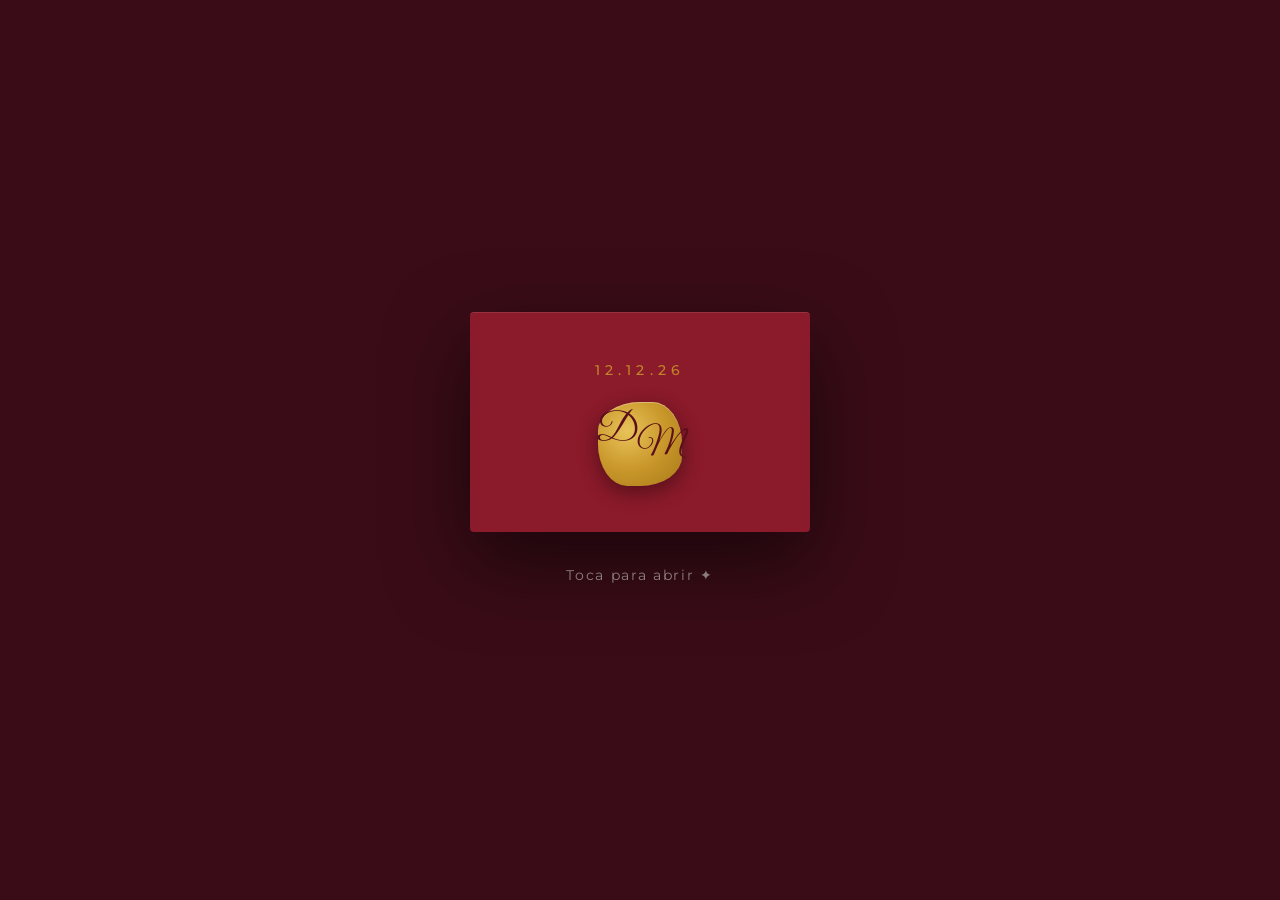
<file: index.html>
<!DOCTYPE html>
<html lang="es">

<head>
  <meta charset="UTF-8" />
  <meta name="viewport" content="width=device-width, initial-scale=1.0, viewport-fit=cover" />
  <meta name="theme-color" content="#7B1A1A" />
  <title>Daniela &amp; Mario · 12.12.2026</title>
  <meta name="description"
    content="Nos casamos el 12 de diciembre de 2026. Te invitamos a compartir este día tan especial con nosotros." />
  <meta name="robots" content="noindex, nofollow" />

  <!-- Google Fonts -->
  <link rel="preconnect" href="https://fonts.googleapis.com" />
  <link rel="preconnect" href="https://fonts.gstatic.com" crossorigin />
  <link
    href="https://fonts.googleapis.com/css2?family=Cormorant+Garamond:ital,wght@0,300;0,400;0,600;0,700;1,300;1,400&family=Great+Vibes&family=Montserrat:wght@300;400;500;600&display=swap"
    rel="stylesheet" />

  <link rel="stylesheet" href="styles.css?v=7" />
</head>

<body class="inv-body">

  <!-- ============================================================
       INTRO / SOBRE — Pantalla de apertura
       Se descarta al hacer click/tap o tras 4 segundos
       ============================================================ -->
  <div id="sobre-intro" class="sobre-overlay" role="button" tabindex="0" aria-label="Toca para abrir la invitación">
    <div class="sobre-escena">
      <!-- Sobre rojo con sello dorado -->
      <div class="sobre-caja" aria-hidden="true">
        <span class="sobre-fecha-text">12.12.26</span>
        <div class="sobre-sello">
          <span class="sobre-monograma">
            <span class="sobre-mono-d">D</span><span class="sobre-mono-m">M</span>
          </span>
        </div>
        <!-- Líneas decorativas del sobre -->
        <div class="sobre-linea sobre-linea--tl"></div>
        <div class="sobre-linea sobre-linea--tr"></div>
        <div class="sobre-linea sobre-linea--bl"></div>
        <div class="sobre-linea sobre-linea--br"></div>
      </div>

      <p class="sobre-hint" aria-live="polite">Toca para abrir ✦</p>
    </div>
  </div>


  <!-- ============================================================
       INVITACIÓN PRINCIPAL — Oculta al inicio
       ============================================================ -->
  <div id="inv-main" class="inv-main inv-oculta">

    <!-- Pétalos decorativos flotantes -->
    <div aria-hidden="true" class="petalos-wrap">
      <span class="petalo">🌸</span>
      <span class="petalo">🌹</span>
      <span class="petalo">✨</span>
      <span class="petalo">🌸</span>
      <span class="petalo">🌹</span>
      <span class="petalo">💮</span>
      <span class="petalo">✨</span>
    </div>


    <!-- ══════════════════════════════════════════════
         1. PORTADA — Roja con monograma dorado MD
         Inspirada en la tapa del cuadernillo físico
         ══════════════════════════════════════════════ -->
    <section class="inv-portada" aria-label="Portada">
      <div class="inv-portada-inner">
        <p class="inv-monograma-grande" aria-label="Monograma DM">
          <span class="portada-mono-d">D</span><span class="portada-mono-m">M</span>
        </p>
        <div class="inv-portada-linea" aria-hidden="true"></div>
        <p class="inv-portada-fecha">12 · 12 · 2026</p>
      </div>
    </section>


    <!-- ══════════════════════════════════════════════
         2. FECHA GRANDE — 12 / 12 / 26
         Inspirada en la contraportada del cuadernillo
         ══════════════════════════════════════════════ -->
    <section class="inv-fecha-seccion" aria-label="Fecha de la boda: 12 de diciembre de 2026">
      <div class="inv-fecha-grande-wrap">
        <span class="inv-num-grande fade-in-up">12</span>
        <!-- SPLIT TEXT EFFECT: el 12 con Daniela & Mario al centro -->
        <div class="inv-split-wrap fade-in-up" style="transition-delay:0.15s;" aria-label="12 - Daniela &amp; Mario">
          <span class="inv-num-grande" aria-hidden="true">12</span>
          <div class="inv-split-middle">
            <p class="inv-nombres-en-split">Daniela &amp; Mario</p>
          </div>
        </div>
        <span class="inv-num-grande fade-in-up" style="transition-delay:0.3s;">26</span>
      </div>
    </section>


    <!-- ══════════════════════════════════════════════
         3. TARJETA DE INVITACIÓN FORMAL
         Contiene toda la información de la invitación
         física. EDITABLE: cada texto tiene comentario.
         ══════════════════════════════════════════════ -->
    <section class="inv-tarjeta" id="invitacion" aria-labelledby="inv-titulo">
      <div class="inv-tarjeta-inner">

        <!-- EDITABLE: Cita o versículo de apertura -->
        <blockquote class="inv-cita fade-in-up">
          Dios juntó nuestras manos y nos señaló el camino, nosotros uniremos nuestras vidas y la recorreremos con amor
          y fe
        </blockquote>

        <div class="inv-div-gold fade-in-up"></div>

        <!-- EDITABLE: Etiqueta y nombres -->
        <p class="inv-label-sm">Nuestra Boda</p>
        <h1 class="inv-nombres-titulo fade-in-up" id="inv-titulo">
          Daniela &amp; Mario
        </h1>

        <div class="inv-linea-fina"></div>

        <!-- EDITABLE: Padrinos -->
        <div class="inv-bloque fade-in-up">
          <p class="inv-label-sm">Padrinos</p>
          <p class="inv-texto-formal">María de Fátima Jiménez Acosta</p>
          <p class="inv-texto-formal">J. Carlos Meléndez López</p>
        </div>

        <div class="inv-linea-fina"></div>

        <!-- EDITABLE: Nuestros Padres -->
        <div class="inv-bloque fade-in-up">
          <p class="inv-label-sm">Nuestros Padres</p>
          <div class="inv-padres-grid">
            <div class="inv-padres-col">
              <p class="inv-texto-formal">Reyna Cecilia<br>Jiménez Acosta</p>
              <p class="inv-texto-formal">José Juan<br>León Rodríguez</p>
            </div>
            <div class="inv-padres-col">
              <p class="inv-texto-formal">Yohali<br>Yehyektzin</p>
              <p class="inv-texto-formal">García<br>Hernández</p>
            </div>
          </div>
        </div>

        <div class="inv-linea-fina"></div>

        <!-- EDITABLE: Texto de invitación -->
        <p class="inv-compartir fade-in-up">
          Queremos compartir con usted y su familia nuestra unión el día
        </p>

        <!-- EDITABLE: Fecha formal con líneas doradas -->
        <div class="inv-fecha-bloque fade-in-up" aria-label="Sábado 12 de Diciembre de 2026">
          <div class="inv-fecha-col">
            <span class="inv-dia-nombre">Sábado</span>
          </div>
          <div class="inv-fecha-numero">12</div>
          <div class="inv-fecha-col">
            <span class="inv-mes">Diciembre</span>
            <span class="inv-anio">2026</span>
          </div>
        </div>

        <div class="inv-div-gold inv-div-gold--sm"></div>

        <!-- EDITABLE: Lugar y hora -->
        <div class="inv-lugares fade-in-up">
          <div class="inv-lugar-item">
            <span class="inv-lugar-icono" aria-hidden="true">⛪</span>
            <div>
              <p class="inv-texto-lugar">Templo de Santa Rosa de Viterbo, Querétaro Qro.</p>
              <a href="https://maps.app.goo.gl/v3ybCSJ1uPQZa1PJA" target="_blank" rel="noopener noreferrer"
                class="inv-lugar-link" aria-label="Ver ubicación de la iglesia en Google Maps">📍 Ver en Google Maps</a>
            </div>
          </div>
          <div class="inv-lugar-item">
            <span class="inv-lugar-icono" aria-hidden="true">🕔</span>
            <p class="inv-texto-lugar">17:00 pm</p>
          </div>
          <!-- EDITABLE: Salón de recepción -->
          <div class="inv-lugar-item">
            <span class="inv-lugar-icono" aria-hidden="true">🥂</span>
            <div>
              <p class="inv-texto-lugar">
                Al término de la ceremonia, nos dará gusto contar con su presencia en el salón<br>
                <strong>Los Framboyanes</strong><br>
                Camino a Taponas, Puerta de San Rafael, Qro.
              </p>
              <a href="https://maps.app.goo.gl/KVoryYrw8opsmTnFA" target="_blank" rel="noopener noreferrer"
                class="inv-lugar-link" aria-label="Ver ubicación del salón en Google Maps">📍 Ver en Google Maps</a>
            </div>
          </div>
        </div>

        <p class="inv-pie-fecha" aria-hidden="true">12.12.26</p>

      </div><!-- /inv-tarjeta-inner -->
    </section>


    <!-- ══════════════════════════════════════════════
         4. GALERÍA DESLIZANTE — Banner de fotos
         Las fotos se deslizan automáticamente (CSS)
         ══════════════════════════════════════════════ -->
    <section class="galeria-novios" id="galeria" aria-label="Galería de fotos de Daniela y Mario">
      <div class="galeria-header">
        <p class="subtitulo-dorado">Nuestra historia</p>
      </div>

      <div class="galeria-track-wrapper" aria-hidden="true">
        <div class="galeria-track" id="galeria-track">
          <!-- SET 1 de 32 fotos (Noviazgo, Pedida y Boda Civil) -->
          <div class="galeria-foto-item"><img src="assets/foto_1.jpeg" alt="Nuestra historia" loading="eager" /></div>
          <div class="galeria-foto-item"><img src="assets/foto_2.jpeg" alt="Nuestra historia" loading="eager" /></div>
          <div class="galeria-foto-item"><img src="assets/Arrodillado.jpeg" alt="La propuesta" loading="eager" /></div>
          <div class="galeria-foto-item"><img src="assets/foto_3.jpeg" alt="Nuestra historia" loading="eager" /></div>
          <div class="galeria-foto-item"><img src="assets/foto_4.jpeg" alt="Nuestra historia" loading="lazy" /></div>
          <div class="galeria-foto-item"><img src="assets/Beso_frente.jpeg" alt="Beso tierno" loading="lazy" /></div>
          <div class="galeria-foto-item"><img src="assets/foto_5.jpeg" alt="Nuestra historia" loading="lazy" /></div>
          <div class="galeria-foto-item"><img src="assets/foto_6.jpeg" alt="Nuestra historia" loading="lazy" /></div>
          <div class="galeria-foto-item"><img src="assets/Mirada_sonrisa.jpeg" alt="Mirada y sonrisa" loading="lazy" />
          </div>
          <div class="galeria-foto-item"><img src="assets/foto_7.jpeg" alt="Nuestra historia" loading="lazy" /></div>
          <div class="galeria-foto-item"><img src="assets/foto_8.jpeg" alt="Nuestra historia" loading="lazy" /></div>
          <div class="galeria-foto-item"><img src="assets/Beso_mano.jpeg" alt="Beso en la mano" loading="lazy" /></div>
          <div class="galeria-foto-item"><img src="assets/foto_9.jpeg" alt="Nuestra historia" loading="lazy" /></div>
          <div class="galeria-foto-item"><img src="assets/foto_10.jpeg" alt="Nuestra historia" loading="lazy" /></div>
          <div class="galeria-foto-item"><img src="assets/Flores_y_anillo.jpeg" alt="Flores y anillo" loading="lazy" />
          </div>
          <div class="galeria-foto-item"><img src="assets/foto_11.jpeg" alt="Nuestra historia" loading="lazy" /></div>
          <div class="galeria-foto-item"><img src="assets/foto_12.jpeg" alt="Nuestra historia" loading="lazy" /></div>
          <div class="galeria-foto-item"><img src="assets/Mirada_anillo.jpeg" alt="Mirada con anillo" loading="lazy" />
          </div>
          <div class="galeria-foto-item"><img src="assets/foto_13.jpeg" alt="Nuestra historia" loading="lazy" /></div>
          <div class="galeria-foto-item"><img src="assets/foto_14.jpeg" alt="Nuestra historia" loading="lazy" /></div>
          <div class="galeria-foto-item"><img src="assets/beso.jpeg" alt="Beso romántico" loading="lazy" /></div>
          <div class="galeria-foto-item"><img src="assets/foto_15.jpeg" alt="Nuestra historia" loading="lazy" /></div>
          <div class="galeria-foto-item"><img src="assets/foto_16.jpeg" alt="Nuestra historia" loading="lazy" /></div>
          <div class="galeria-foto-item"><img src="assets/Anillo_blanco_negro.jpeg" alt="El anillo" loading="lazy" />
          </div>
          <div class="galeria-foto-item"><img src="assets/foto_17.jpeg" alt="Nuestra historia" loading="lazy" /></div>
          <div class="galeria-foto-item"><img src="assets/foto_18.jpeg" alt="Boda Civil - Registro Civil"
              loading="lazy" /></div>
          <div class="galeria-foto-item"><img src="assets/foto_22.jpeg" alt="Nuestra historia" loading="lazy" /></div>
          <div class="galeria-foto-item"><img src="assets/foto_19.jpeg" alt="Boda Civil - Ramo" loading="lazy" /></div>
          <div class="galeria-foto-item"><img src="assets/foto_23.jpeg" alt="Nuestra historia" loading="lazy" /></div>
          <div class="galeria-foto-item"><img src="assets/foto_20.jpeg" alt="Boda Civil - Celebración" loading="lazy" />
          </div>
          <div class="galeria-foto-item"><img src="assets/foto_24.jpeg" alt="Nuestra historia" loading="lazy" /></div>
          <div class="galeria-foto-item"><img src="assets/foto_21.jpeg" alt="Boda Civil - Brindis" loading="lazy" />
          </div>
          <!-- SET 2 duplicado para loop sin salto -->
          <div class="galeria-foto-item"><img src="assets/foto_1.jpeg" alt="Nuestra historia" loading="lazy" /></div>
          <div class="galeria-foto-item"><img src="assets/foto_2.jpeg" alt="Nuestra historia" loading="lazy" /></div>
          <div class="galeria-foto-item"><img src="assets/Arrodillado.jpeg" alt="La propuesta" loading="lazy" /></div>
          <div class="galeria-foto-item"><img src="assets/foto_3.jpeg" alt="Nuestra historia" loading="lazy" /></div>
          <div class="galeria-foto-item"><img src="assets/foto_4.jpeg" alt="Nuestra historia" loading="lazy" /></div>
          <div class="galeria-foto-item"><img src="assets/Beso_frente.jpeg" alt="Beso tierno" loading="lazy" /></div>
          <div class="galeria-foto-item"><img src="assets/foto_5.jpeg" alt="Nuestra historia" loading="lazy" /></div>
          <div class="galeria-foto-item"><img src="assets/foto_6.jpeg" alt="Nuestra historia" loading="lazy" /></div>
          <div class="galeria-foto-item"><img src="assets/Mirada_sonrisa.jpeg" alt="Mirada y sonrisa" loading="lazy" />
          </div>
          <div class="galeria-foto-item"><img src="assets/foto_7.jpeg" alt="Nuestra historia" loading="lazy" /></div>
          <div class="galeria-foto-item"><img src="assets/foto_8.jpeg" alt="Nuestra historia" loading="lazy" /></div>
          <div class="galeria-foto-item"><img src="assets/Beso_mano.jpeg" alt="Beso en la mano" loading="lazy" /></div>
          <div class="galeria-foto-item"><img src="assets/foto_9.jpeg" alt="Nuestra historia" loading="lazy" /></div>
          <div class="galeria-foto-item"><img src="assets/foto_10.jpeg" alt="Nuestra historia" loading="lazy" /></div>
          <div class="galeria-foto-item"><img src="assets/Flores_y_anillo.jpeg" alt="Flores y anillo" loading="lazy" />
          </div>
          <div class="galeria-foto-item"><img src="assets/foto_11.jpeg" alt="Nuestra historia" loading="lazy" /></div>
          <div class="galeria-foto-item"><img src="assets/foto_12.jpeg" alt="Nuestra historia" loading="lazy" /></div>
          <div class="galeria-foto-item"><img src="assets/Mirada_anillo.jpeg" alt="Mirada con anillo" loading="lazy" />
          </div>
          <div class="galeria-foto-item"><img src="assets/foto_13.jpeg" alt="Nuestra historia" loading="lazy" /></div>
          <div class="galeria-foto-item"><img src="assets/foto_14.jpeg" alt="Nuestra historia" loading="lazy" /></div>
          <div class="galeria-foto-item"><img src="assets/beso.jpeg" alt="Beso romántico" loading="lazy" /></div>
          <div class="galeria-foto-item"><img src="assets/foto_15.jpeg" alt="Nuestra historia" loading="lazy" /></div>
          <div class="galeria-foto-item"><img src="assets/foto_16.jpeg" alt="Nuestra historia" loading="lazy" /></div>
          <div class="galeria-foto-item"><img src="assets/Anillo_blanco_negro.jpeg" alt="El anillo" loading="lazy" />
          </div>
          <div class="galeria-foto-item"><img src="assets/foto_17.jpeg" alt="Nuestra historia" loading="lazy" /></div>
          <div class="galeria-foto-item"><img src="assets/foto_18.jpeg" alt="Boda Civil - Registro Civil"
              loading="lazy" /></div>
          <div class="galeria-foto-item"><img src="assets/foto_22.jpeg" alt="Nuestra historia" loading="lazy" /></div>
          <div class="galeria-foto-item"><img src="assets/foto_19.jpeg" alt="Boda Civil - Ramo" loading="lazy" /></div>
          <div class="galeria-foto-item"><img src="assets/foto_23.jpeg" alt="Nuestra historia" loading="lazy" /></div>
          <div class="galeria-foto-item"><img src="assets/foto_20.jpeg" alt="Boda Civil - Celebración" loading="lazy" />
          </div>
          <div class="galeria-foto-item"><img src="assets/foto_24.jpeg" alt="Nuestra historia" loading="lazy" /></div>
          <div class="galeria-foto-item"><img src="assets/foto_21.jpeg" alt="Boda Civil - Brindis" loading="lazy" />
          </div>
        </div>
      </div>
    </section>


    <!-- ══════════════════════════════════════════════
         5. CUENTA REGRESIVA al 12/12/2026
         ══════════════════════════════════════════════ -->
    <section class="inv-countdown" aria-label="Cuenta regresiva para la boda">
      <div class="container container--sm text-center">
        <p class="subtitulo-dorado" style="color:var(--color-dorado-claro);">
          Contando los días
        </p>
        <h2 class="inv-countdown-titulo">12 · 12 · 2026</h2>
        <div class="countdown-grid" id="countdown-grid" aria-live="polite">
          <div class="countdown-item">
            <span class="countdown-num" id="cd-dias">--</span>
            <span class="countdown-label">Días</span>
          </div>
          <div class="countdown-item">
            <span class="countdown-num" id="cd-horas">--</span>
            <span class="countdown-label">Horas</span>
          </div>
          <div class="countdown-item">
            <span class="countdown-num" id="cd-min">--</span>
            <span class="countdown-label">Minutos</span>
          </div>
          <div class="countdown-item">
            <span class="countdown-num" id="cd-seg">--</span>
            <span class="countdown-label">Segundos</span>
          </div>
        </div>
      </div>
    </section>


    <!-- ══════════════════════════════════════════════
         6. TARJETA RSVP
         EDITABLE: textos de confirmación y regalo
         ══════════════════════════════════════════════ -->
    <section class="inv-rsvp" aria-labelledby="rsvp-titulo">
      <div class="container container--sm">
        <div class="inv-rsvp-card fade-in-up">
          <div class="inv-rsvp-flores" aria-hidden="true">🌹</div>

          <h2 class="script inv-rsvp-nombres" id="rsvp-titulo">
            Daniela &amp; Mario
          </h2>

          <h3 class="inv-rsvp-grito">¡NOS CASAMOS!</h3>
          <p class="inv-rsvp-sub">
            Nos encantaría compartir este día tan especial contigo
          </p>

          <div class="inv-rsvp-pase">
            <p>Confirma tu asistencia antes del</p>
            <!-- EDITABLE: Fecha límite de confirmación -->
            <p class="inv-rsvp-fecha-limite">12 DE OCTUBRE DE 2026</p>
          </div>

          <div class="inv-linea-fina" aria-hidden="true"></div>

          <!-- EDITABLE: Nota sobre el regalo -->
          <p class="inv-rsvp-regalo">
            Tu presencia es nuestro mejor regalo; si deseas hacernos un obsequio,
            agradeceremos mucho tu apoyo en efectivo para comenzar esta nueva etapa juntos.
          </p>
        </div>
      </div>
    </section>


    <!-- ══════════════════════════════════════════════
         7. FOOTER
         ══════════════════════════════════════════════ -->
    <footer class="inv-footer" aria-label="Pie de página">
      <span class="script inv-footer-nombres">Daniela &amp; Mario</span>
      <div class="inv-footer-linea" aria-hidden="true"></div>
      <p class="inv-footer-fecha">12 · 12 · 2026</p>
      <p class="inv-footer-copy">Con amor, para siempre ♥</p>
    </footer>

  </div><!-- /inv-main -->

  <script defer src="app.js"></script>
</body>

</html>
</file>
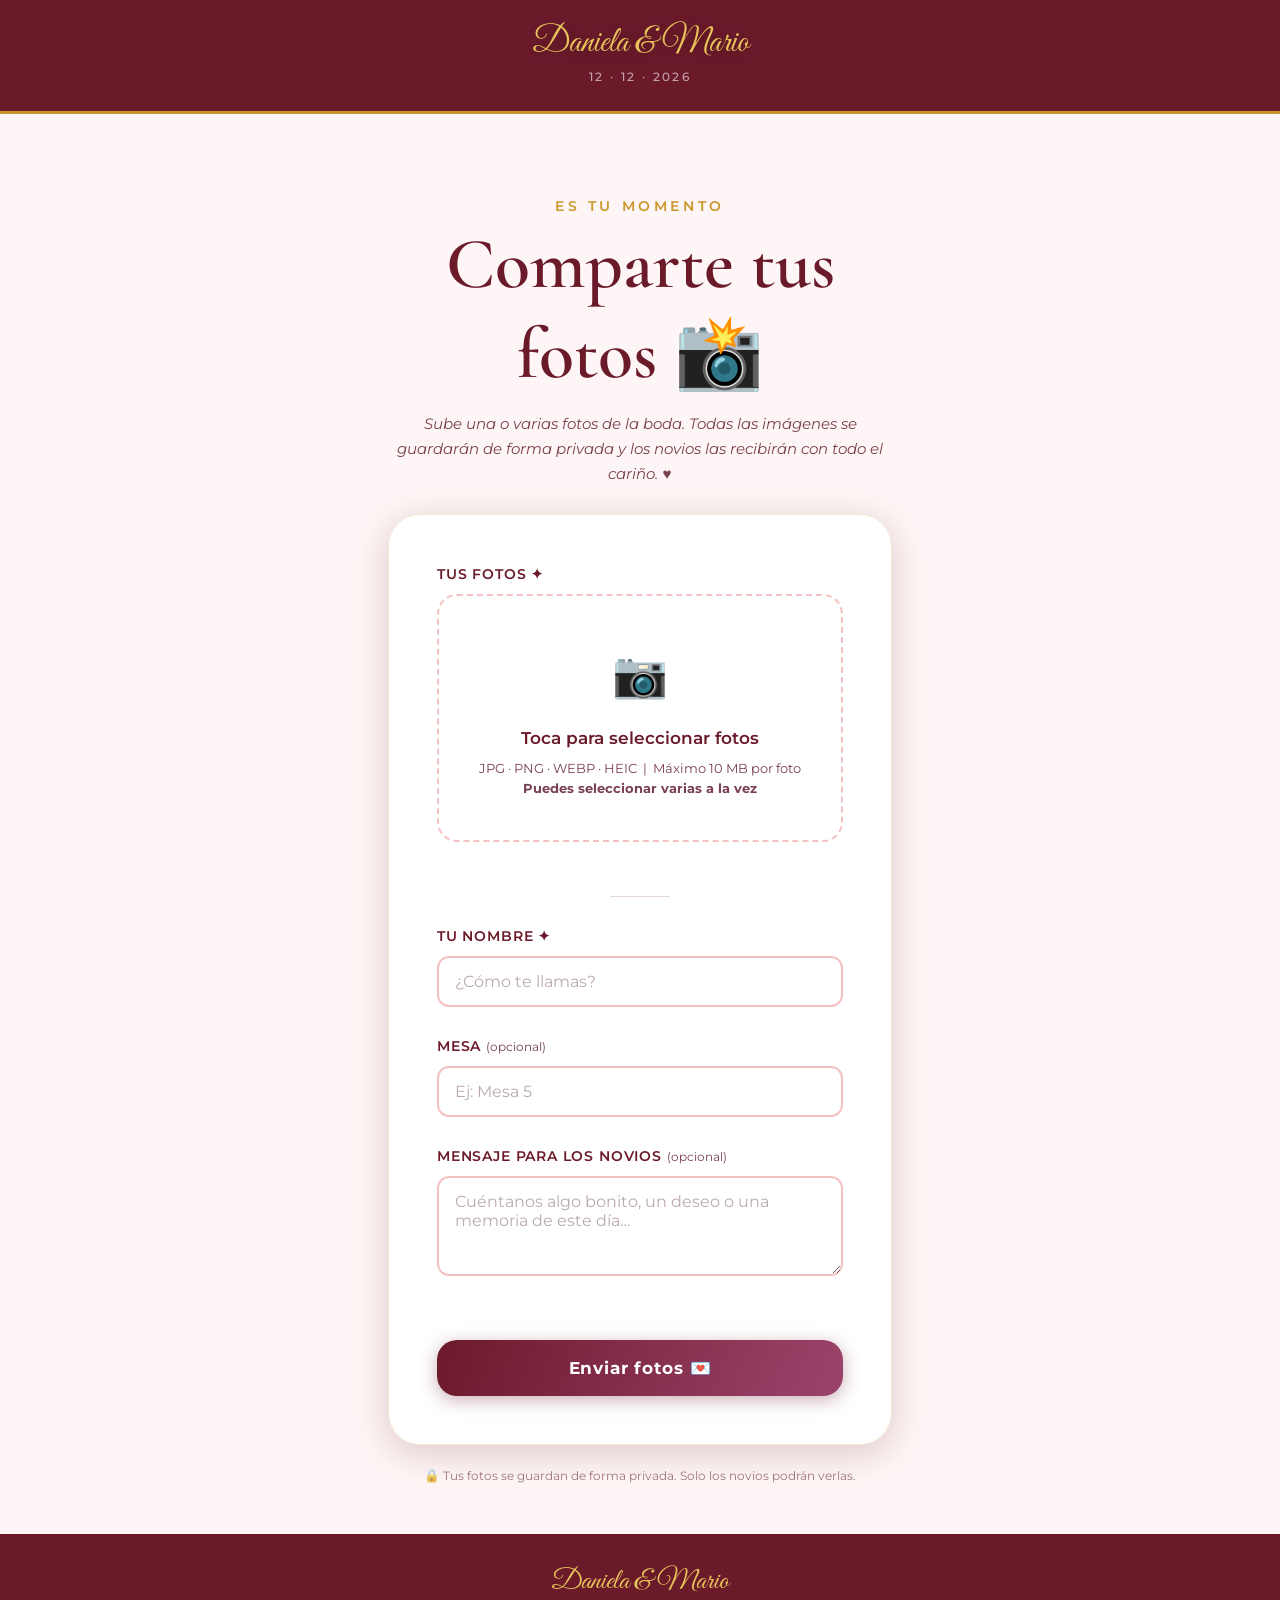
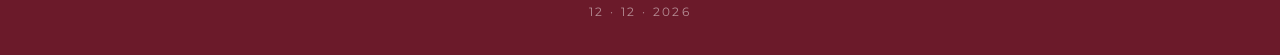
<file: fotos.html>
<!DOCTYPE html>
<html lang="es">
<head>
  <meta charset="UTF-8" />
  <meta name="viewport" content="width=device-width, initial-scale=1.0, viewport-fit=cover" />
  <meta name="theme-color" content="#7B1A1A" />
  <title>Sube tus fotos · Daniela &amp; Mario 12.12.2026</title>
  <meta name="description" content="Sube tus fotos de la boda de Daniela y Mario. Página privada para invitados." />
  <meta name="robots" content="noindex, nofollow" />

  <link rel="preconnect" href="https://fonts.googleapis.com" />
  <link rel="preconnect" href="https://fonts.gstatic.com" crossorigin />
  <link
    href="https://fonts.googleapis.com/css2?family=Cormorant+Garamond:ital,wght@0,300;0,400;0,600;0,700;1,300;1,400&family=Great+Vibes&family=Montserrat:wght@300;400;500;600&display=swap"
    rel="stylesheet"
  />

  <link rel="stylesheet" href="styles.css" />
</head>

<body class="fotos-body">

  <!-- ============================================================
       ENCABEZADO COMPACTO
       ============================================================ -->
  <header class="fotos-header" role="banner">
    <span class="script fotos-header-nombres" aria-label="Daniela y Mario">Daniela &amp; Mario</span>
    <p class="fotos-header-fecha">12 · 12 · 2026</p>
  </header>


  <!-- ============================================================
       CONTENIDO PRINCIPAL
       ============================================================ -->
  <main class="fotos-main container container--xs">

    <div class="seccion-header fade-in-up" style="margin-bottom:var(--espacio-md);">
      <p class="subtitulo-dorado">Es tu momento</p>
      <h1 id="titulo-fotos">Comparte tus fotos 📸</h1>
      <p class="fotos-descripcion">
        Sube una o varias fotos de la boda. Todas las imágenes se guardarán de forma
        privada y los novios las recibirán con todo el cariño. ♥
      </p>
    </div>

    <div class="form-wrapper fade-in-up" style="transition-delay:0.1s;">
      <form id="fotos-form" novalidate aria-label="Formulario para subir fotos de la boda">

        <!-- ── Zona de subida múltiple ── -->
        <div class="campo-grupo">
          <label class="campo-label" for="campo-fotos">
            Tus fotos <span aria-hidden="true">✦</span>
          </label>

          <!-- Zona drag & drop -->
          <div
            class="fotos-upload-zone"
            id="upload-zone"
            role="button"
            tabindex="0"
            aria-label="Toca para seleccionar fotos o arrastra aquí"
          >
            <input
              type="file"
              id="campo-fotos"
              accept="image/jpeg,image/jpg,image/png,image/webp,image/heic,image/heif"
              multiple
              aria-label="Seleccionar imágenes"
              style="display:none;"
            />
            <span class="fotos-upload-icono" aria-hidden="true">📷</span>
            <p class="fotos-upload-texto">Toca para seleccionar fotos</p>
            <p class="fotos-upload-hint">
              JPG · PNG · WEBP · HEIC &nbsp;|&nbsp; Máximo 10 MB por foto<br>
              <strong>Puedes seleccionar varias a la vez</strong>
            </p>
          </div>

          <!-- Contador de fotos seleccionadas -->
          <p class="fotos-contador" id="fotos-contador" aria-live="polite"></p>
        </div>

        <!-- Grid de previews -->
        <div class="preview-grid" id="preview-grid" style="display:none;" aria-label="Previews de fotos seleccionadas"></div>

        <!-- Botón para agregar más fotos (aparece al seleccionar) -->
        <button
          type="button"
          id="btn-agregar"
          class="btn-agregar-mas"
          style="display:none;"
          aria-label="Agregar más fotos"
        >
          + Agregar más fotos
        </button>

        <div class="inv-linea-fina" style="margin-block:var(--espacio-md);"></div>

        <!-- ── Tu nombre ── -->
        <div class="campo-grupo">
          <label class="campo-label" for="campo-nombre">
            Tu nombre <span aria-hidden="true">✦</span>
          </label>
          <input
            type="text"
            id="campo-nombre"
            class="campo-input"
            placeholder="¿Cómo te llamas?"
            maxlength="80"
            autocomplete="name"
            required
            aria-required="true"
          />
        </div>

        <!-- ── Mesa (opcional) ── -->
        <div class="campo-grupo">
          <label class="campo-label" for="campo-mesa">
            Mesa <span class="opcional">(opcional)</span>
          </label>
          <input
            type="text"
            id="campo-mesa"
            class="campo-input"
            placeholder="Ej: Mesa 5"
            maxlength="30"
          />
        </div>

        <!-- ── Mensaje para los novios (opcional) ── -->
        <div class="campo-grupo">
          <label class="campo-label" for="campo-mensaje">
            Mensaje para los novios <span class="opcional">(opcional)</span>
          </label>
          <textarea
            id="campo-mensaje"
            class="campo-textarea"
            placeholder="Cuéntanos algo bonito, un deseo o una memoria de este día…"
            maxlength="500"
            rows="3"
          ></textarea>
        </div>

        <!-- Barra de progreso -->
        <div id="progress-wrapper" style="display:none;" aria-live="polite" aria-label="Progreso de subida">
          <div class="progress-track" role="progressbar" aria-valuemin="0" aria-valuemax="100">
            <div id="progress-bar"></div>
          </div>
          <p id="progress-text" style="text-align:center;font-size:0.85rem;margin-top:0.5rem;color:var(--color-texto-suave);">
            Subiendo…
          </p>
        </div>

        <!-- Mensaje de éxito -->
        <div
          id="mensaje-exito"
          class="fotos-mensaje-exito"
          role="alert"
          aria-live="assertive"
          style="display:none;"
        >
          <span class="exito-emoji" aria-hidden="true">💕</span>
          <p class="exito-titulo">¡Gracias por compartir este momento!</p>
          <p class="exito-texto">
            Tus fotos fueron recibidas con mucho cariño.<br>
            Daniela y Mario las guardarán como un recuerdo especial. 🎊
          </p>
          <button type="button" class="btn-enviar" style="margin-top:1rem;" onclick="reiniciarFormulario()">
            Subir más fotos
          </button>
        </div>

        <!-- Mensaje de error -->
        <div
          id="mensaje-error"
          class="fotos-mensaje-error"
          role="alert"
          aria-live="assertive"
          style="display:none;"
        ></div>

        <!-- Botón de envío -->
        <button
          type="submit"
          id="btn-enviar"
          class="btn-enviar"
          aria-label="Enviar fotos a los novios"
        >
          Enviar fotos 💌
        </button>

      </form><!-- /fotos-form -->
    </div><!-- /form-wrapper -->

    <!-- Nota de privacidad -->
    <p class="fotos-privacidad">
      🔒 Tus fotos se guardan de forma privada. Solo los novios podrán verlas.
    </p>

  </main><!-- /fotos-main -->


  <!-- ============================================================
       PIE DE PÁGINA
       ============================================================ -->
  <footer class="fotos-footer" aria-label="Pie de página">
    <span class="script fotos-footer-nombres">Daniela &amp; Mario</span>
    <p class="fotos-footer-fecha">12 · 12 · 2026</p>
  </footer>

  <script type="module" src="fotos.js"></script>
</body>
</html>
</file>
<file: styles.css>
/* ============================================================
   styles.css — Diseño romántico y elegante para boda
   Dani & Mario · Paleta: vino, cereza, rosa, dorado, blanco
   ============================================================ */

/* ============================================================
   1. VARIABLES Y SISTEMA DE DISEÑO
   ============================================================ */
:root {
  /* Paleta principal */
  --color-vino: #6B1A2A;
  --color-vino-oscuro: #4A0E1A;
  --color-cereza: #8B2252;
  --color-rojo: #9B2335;
  --color-rosa: #E8718A;
  --color-rosa-claro: #F4C2C2;
  --color-coral: #D4776B;
  --color-rosa-palo: #FDF0F0;
  --color-rosa-fondo: #FEF6F6;
  --color-dorado: #C9972A;
  --color-dorado-claro: #E8C35A;
  --color-dorado-suave: #F5E6C0;
  --color-blanco: #FFFFFF;
  --color-texto: #3D1520;
  --color-texto-suave: #7A4050;
  --color-sombra: rgba(107, 26, 42, 0.12);
  --color-sombra-fuerte: rgba(107, 26, 42, 0.22);

  /* Tipografías */
  --font-title: 'Cormorant Garamond', 'Playfair Display', Georgia, serif;
  --font-script: 'Great Vibes', cursive;
  --font-body: 'Montserrat', 'Lato', sans-serif;

  /* Espaciados */
  --espacio-xs: 0.5rem;
  --espacio-sm: 1rem;
  --espacio-md: 1.75rem;
  --espacio-lg: 3rem;
  --espacio-xl: 5rem;

  /* Bordes */
  --radio-sm: 0.75rem;
  --radio-md: 1.25rem;
  --radio-lg: 2rem;
  --radio-pill: 100px;

  /* Sombras */
  --sombra-card: 0 4px 24px var(--color-sombra), 0 1px 4px var(--color-sombra);
  --sombra-hover: 0 8px 36px var(--color-sombra-fuerte);
  --sombra-btn: 0 4px 18px rgba(107, 26, 42, 0.35);

  /* Transiciones */
  --transicion: 0.35s ease;
}

/* ============================================================
   2. RESET Y BASE
   ============================================================ */
*,
*::before,
*::after {
  box-sizing: border-box;
  margin: 0;
  padding: 0;
}

html {
  scroll-behavior: smooth;
  font-size: 16px;
}

body {
  font-family: var(--font-body);
  background-color: var(--color-rosa-fondo);
  color: var(--color-texto);
  line-height: 1.7;
  overflow-x: hidden;
}

img {
  max-width: 100%;
  height: auto;
  display: block;
}

/* ============================================================
   3. TIPOGRAFÍA
   ============================================================ */
h1,
h2,
h3 {
  font-family: var(--font-title);
  font-weight: 600;
  line-height: 1.25;
  color: var(--color-vino);
}

h1 {
  font-size: clamp(2.2rem, 8vw, 4.5rem);
}

h2 {
  font-size: clamp(1.7rem, 5vw, 3rem);
}

h3 {
  font-size: clamp(1.2rem, 3.5vw, 1.75rem);
}

p {
  font-size: clamp(0.92rem, 2.5vw, 1.05rem);
}

.script {
  font-family: var(--font-script);
  font-weight: 400;
  font-size: clamp(2.5rem, 10vw, 5.5rem);
  color: var(--color-vino);
  line-height: 1.1;
}

.subtitulo-dorado {
  font-family: var(--font-body);
  font-size: clamp(0.75rem, 2.5vw, 0.9rem);
  font-weight: 600;
  letter-spacing: 0.25em;
  text-transform: uppercase;
  color: var(--color-dorado);
}

/* ============================================================
   4. UTILIDADES
   ============================================================ */
.container {
  width: 100%;
  max-width: 1100px;
  margin-inline: auto;
  padding-inline: var(--espacio-md);
}

.container--sm {
  max-width: 720px;
}

.container--xs {
  max-width: 560px;
}

.text-center {
  text-align: center;
}

/* Divisor dorado decorativo */
.divisor {
  display: flex;
  align-items: center;
  gap: var(--espacio-sm);
  margin-block: var(--espacio-md);
  justify-content: center;
}

.divisor::before,
.divisor::after {
  content: '';
  flex: 1;
  max-width: 80px;
  height: 1px;
  background: linear-gradient(to right, transparent, var(--color-dorado));
}

.divisor::after {
  background: linear-gradient(to left, transparent, var(--color-dorado));
}

.divisor-corazon {
  color: var(--color-dorado);
  font-size: 1rem;
}

/* ============================================================
   5. ANIMACIONES
   ============================================================ */
@keyframes fadeIn {
  from {
    opacity: 0;
    transform: translateY(18px);
  }

  to {
    opacity: 1;
    transform: translateY(0);
  }
}

@keyframes floatSuave {

  0%,
  100% {
    transform: translateY(0px);
  }

  50% {
    transform: translateY(-8px);
  }
}

@keyframes pulseGold {

  0%,
  100% {
    box-shadow: 0 0 0 0 rgba(201, 151, 42, 0.4);
  }

  50% {
    box-shadow: 0 0 0 12px rgba(201, 151, 42, 0);
  }
}

@keyframes shimmer {
  0% {
    background-position: -200% center;
  }

  100% {
    background-position: 200% center;
  }
}

@keyframes petalosCaen {
  0% {
    transform: translateY(-20px) rotate(0deg);
    opacity: 0;
  }

  10% {
    opacity: 0.7;
  }

  90% {
    opacity: 0.4;
  }

  100% {
    transform: translateY(100vh) rotate(360deg);
    opacity: 0;
  }
}

@keyframes expandirProgreso {
  from {
    width: 0%;
  }
}

@keyframes appear {
  from {
    opacity: 0;
    transform: scale(0.97);
  }

  to {
    opacity: 1;
    transform: scale(1);
  }
}

/* Clases de animación por scroll */
.fade-in-up {
  opacity: 0;
  transform: translateY(30px);
  transition: opacity 0.65s ease, transform 0.65s ease;
}

.fade-in-up.visible {
  opacity: 1;
  transform: translateY(0);
}

/* ============================================================
   6. PÉTALOS DECORATIVOS (decoración de fondo)
   ============================================================ */
.petalo {
  position: fixed;
  top: -30px;
  font-size: 1.2rem;
  opacity: 0;
  pointer-events: none;
  z-index: 0;
  animation: petalosCaen linear infinite;
}

.petalo:nth-child(1) {
  left: 10%;
  animation-duration: 8s;
  animation-delay: 0s;
}

.petalo:nth-child(2) {
  left: 20%;
  animation-duration: 11s;
  animation-delay: 2s;
}

.petalo:nth-child(3) {
  left: 35%;
  animation-duration: 9s;
  animation-delay: 4s;
}

.petalo:nth-child(4) {
  left: 50%;
  animation-duration: 13s;
  animation-delay: 1s;
}

.petalo:nth-child(5) {
  left: 65%;
  animation-duration: 10s;
  animation-delay: 6s;
}

.petalo:nth-child(6) {
  left: 80%;
  animation-duration: 12s;
  animation-delay: 3s;
}

.petalo:nth-child(7) {
  left: 90%;
  animation-duration: 7s;
  animation-delay: 5s;
}

/* ============================================================
   7. HERO — PANTALLA PRINCIPAL
   ============================================================ */
.hero {
  position: relative;
  min-height: 100svh;
  display: flex;
  flex-direction: column;
  align-items: center;
  justify-content: center;
  overflow: hidden;
  background: linear-gradient(160deg,
      var(--color-rosa-fondo) 0%,
      #FEE8E8 40%,
      #F8D8D8 100%);
}

.hero::before {
  content: '';
  position: absolute;
  inset: 0;
  background:
    radial-gradient(ellipse at 20% 30%, rgba(232, 113, 138, 0.12) 0%, transparent 60%),
    radial-gradient(ellipse at 80% 70%, rgba(201, 151, 42, 0.10) 0%, transparent 55%);
  pointer-events: none;
}

/* Ornamento esquina superior */
.hero-ornamento {
  position: absolute;
  top: 0;
  left: 0;
  right: 0;
  height: 6px;
  background: linear-gradient(90deg,
      var(--color-vino),
      var(--color-dorado),
      var(--color-cereza),
      var(--color-dorado),
      var(--color-vino));
}

.hero-content {
  position: relative;
  z-index: 2;
  text-align: center;
  padding: var(--espacio-lg) var(--espacio-md);
  width: 100%;
  animation: fadeIn 1.2s ease both;
}

.hero-fecha {
  margin-bottom: var(--espacio-sm);
}

.hero-nombres {
  margin-bottom: var(--espacio-xs);
  filter: drop-shadow(0 2px 8px rgba(107, 26, 42, 0.15));
}

.hero-y {
  font-family: var(--font-title);
  font-size: clamp(1.4rem, 4vw, 2.2rem);
  color: var(--color-dorado);
  font-weight: 300;
  font-style: italic;
  margin-inline: 0.5rem;
}

.hero-bienvenida {
  color: var(--color-texto-suave);
  font-weight: 400;
  max-width: 480px;
  margin-inline: auto;
  margin-top: var(--espacio-sm);
  font-size: clamp(0.95rem, 2.5vw, 1.1rem);
}

/* ============================================================
   8. GALERÍA DE NOVIOS — Banner deslizante (3 fotos visibles)
   Animación CSS pura, loop infinito sin saltos.
   El set de fotos se duplica en el HTML para hacer el loop.
   ============================================================ */
.galeria-novios {
  background: var(--color-blanco);
  padding-block: var(--espacio-xl);
  overflow: hidden;
  /* ¡Crítico! Oculta lo que está fuera */
}

.galeria-header {
  text-align: center;
  margin-bottom: var(--espacio-md);
}

/* Contenedor con máscara que desvanece los bordes */
.galeria-track-wrapper {
  overflow: hidden;
  -webkit-mask-image: linear-gradient(to right,
      transparent 0%,
      #000 10%,
      #000 90%,
      transparent 100%);
  mask-image: linear-gradient(to right,
      transparent 0%,
      #000 10%,
      #000 90%,
      transparent 100%);
}

/* Pista animada — se mueve de derecha a izquierda continuamente */
.galeria-track {
  display: flex;
  gap: 16px;
  width: max-content;
  /* Se expande para contener todas las fotos */
  animation: scrollGaleria 120s linear infinite;
  will-change: transform;
}

/* Pausa al pasar el cursor — solo en desktop */
@media (hover: hover) {
  .galeria-track:hover {
    animation-play-state: paused;
  }
}

/* Keyframe: se mueve exactamente la mitad del ancho total
   (el HTML contiene 2 sets idénticos, así que -50% = 1 set) */
@keyframes scrollGaleria {
  0% {
    transform: translateX(0);
  }

  100% {
    transform: translateX(-50%);
  }
}

/* Cada foto en el banner */
.galeria-foto-item {
  flex-shrink: 0;
  width: 240px;
  /* ~3 fotos visibles en desktop */
  height: 340px;
  border-radius: var(--radio-md);
  overflow: hidden;
  box-shadow: var(--sombra-card);
  border: 2px solid rgba(255, 255, 255, 0.6);
  transition: box-shadow var(--transicion), transform var(--transicion);
}

.galeria-foto-item:hover {
  transform: translateY(-6px) scale(1.03);
  box-shadow: var(--sombra-hover);
  border-color: var(--color-dorado-suave);
  z-index: 2;
  position: relative;
}

.galeria-foto-item img {
  width: 100%;
  height: 100%;
  object-fit: cover;
  object-position: center top;
  /* Prioriza la parte superior (caras) */
  display: block;
  pointer-events: none;
  user-select: none;
}

/* Responsivo — en móvil las fotos son un poco más pequeñas */
@media (max-width: 600px) {
  .galeria-foto-item {
    width: 180px;
    height: 250px;
  }

  .galeria-track {
    gap: 12px;
  }
}



/* ============================================================
   8b. SECCIÓN FOTO DE FONDO (entre bienvenida e instrucciones)
   ============================================================ */
.foto-destacada {
  /* EDITABLE: Cambia la imagen aquí */
  background-image: url('assets/Beso_frente.jpeg');
  background-size: cover;
  background-position: center 30%;
  background-attachment: fixed;
  /* Efecto parallax suave */
  min-height: 380px;
  display: flex;
  align-items: center;
  justify-content: center;
  position: relative;
}

.foto-destacada-overlay {
  position: relative;
  z-index: 1;
  text-align: center;
  padding: var(--espacio-lg) var(--espacio-md);
}

.foto-destacada::before {
  content: '';
  position: absolute;
  inset: 0;
  background: linear-gradient(160deg,
      rgba(107, 26, 42, 0.68),
      rgba(74, 14, 26, 0.75));
  z-index: 0;
}

.foto-destacada-script {
  font-family: var(--font-script);
  font-size: clamp(2.5rem, 9vw, 5rem);
  color: var(--color-dorado-claro);
  display: block;
  filter: drop-shadow(0 2px 12px rgba(0, 0, 0, 0.4));
  line-height: 1.1;
}

.foto-destacada-frase {
  color: rgba(255, 255, 255, 0.88);
  font-family: var(--font-title);
  font-size: clamp(1rem, 3vw, 1.4rem);
  font-style: italic;
  font-weight: 300;
  margin-top: var(--espacio-xs);
  letter-spacing: 0.04em;
}

/* En móvil, desactivar parallax (mejor rendimiento) */
@media (max-width: 768px) {
  .foto-destacada {
    background-attachment: scroll;
    min-height: 280px;
  }
}

/* Botones de navegación */
.carousel-btn {
  position: absolute;
  top: 50%;
  transform: translateY(-50%);
  z-index: 10;
  background: rgba(255, 255, 255, 0.9);
  border: 2px solid var(--color-dorado);
  color: var(--color-vino);
  border-radius: 50%;
  width: 42px;
  height: 42px;
  cursor: pointer;
  font-size: 1.1rem;
  display: flex;
  align-items: center;
  justify-content: center;
  transition: var(--transicion);
  box-shadow: var(--sombra-card);
}

.carousel-btn:hover {
  background: var(--color-dorado);
  color: var(--color-blanco);
  transform: translateY(-50%) scale(1.1);
}

.carousel-btn--prev {
  left: var(--espacio-sm);
}

.carousel-btn--next {
  right: var(--espacio-sm);
}

/* Indicadores (dots) */
.carousel-dots {
  display: flex;
  justify-content: center;
  gap: 8px;
  margin-top: var(--espacio-sm);
}

.carousel-dot {
  width: 8px;
  height: 8px;
  border-radius: 50%;
  background: var(--color-rosa-claro);
  border: none;
  cursor: pointer;
  transition: var(--transicion);
  padding: 0;
}

.carousel-dot.active {
  background: var(--color-vino);
  transform: scale(1.3);
}

/* Botón CTA hero */
.btn-hero {
  display: inline-flex;
  align-items: center;
  gap: 0.6rem;
  background: linear-gradient(135deg, var(--color-vino), var(--color-cereza));
  color: var(--color-blanco);
  border: none;
  border-radius: var(--radio-pill);
  padding: 1rem 2.5rem;
  font-family: var(--font-body);
  font-size: 1rem;
  font-weight: 600;
  letter-spacing: 0.08em;
  cursor: pointer;
  text-decoration: none;
  transition: var(--transicion);
  box-shadow: var(--sombra-btn);
  margin-top: var(--espacio-md);
  animation: pulseGold 3s infinite 2s;
  position: relative;
  overflow: hidden;
}

.btn-hero::before {
  content: '';
  position: absolute;
  inset: 0;
  background: linear-gradient(90deg,
      transparent 0%,
      rgba(255, 255, 255, 0.2) 50%,
      transparent 100%);
  background-size: 200% auto;
  animation: shimmer 3s linear infinite;
}

.btn-hero:hover {
  transform: translateY(-3px) scale(1.04);
  box-shadow: 0 8px 30px rgba(107, 26, 42, 0.5);
}

.btn-hero:active {
  transform: translateY(0) scale(0.98);
}

/* Línea dorada decorativa hero — ya no se usa, se usa .divisor */
.hero-linea {
  display: none;
}

/* ============================================================
   9. SECCIÓN BIENVENIDA
   ============================================================ */
.seccion-bienvenida {
  background: var(--color-blanco);
  padding-block: var(--espacio-xl);
}

.bienvenida-card {
  background: linear-gradient(135deg, var(--color-rosa-fondo), var(--color-blanco));
  border: 1px solid var(--color-dorado-suave);
  border-radius: var(--radio-lg);
  padding: var(--espacio-lg);
  box-shadow: var(--sombra-card);
  position: relative;
  overflow: hidden;
}

.bienvenida-card::before {
  content: '♥';
  position: absolute;
  top: -20px;
  right: -20px;
  font-size: 8rem;
  color: var(--color-rosa-claro);
  line-height: 1;
  pointer-events: none;
  opacity: 0.5;
}

.bienvenida-icono {
  font-size: 2.5rem;
  display: block;
  text-align: center;
  margin-bottom: var(--espacio-sm);
  animation: floatSuave 4s ease-in-out infinite;
}

.bienvenida-texto {
  color: var(--color-texto-suave);
  font-style: italic;
  font-size: clamp(1rem, 2.8vw, 1.2rem);
  text-align: center;
  max-width: 600px;
  margin-inline: auto;
}

/* ============================================================
   10. SECCIÓN INSTRUCCIONES
   ============================================================ */
.seccion-instrucciones {
  background: linear-gradient(180deg, var(--color-rosa-fondo), var(--color-blanco));
  padding-block: var(--espacio-xl);
}

.instrucciones-grid {
  display: grid;
  grid-template-columns: repeat(auto-fit, minmax(220px, 1fr));
  gap: var(--espacio-md);
  margin-top: var(--espacio-lg);
}

.paso-card {
  background: var(--color-blanco);
  border-radius: var(--radio-md);
  padding: var(--espacio-md) var(--espacio-md) var(--espacio-lg);
  box-shadow: var(--sombra-card);
  text-align: center;
  position: relative;
  transition: var(--transicion);
  border: 1px solid rgba(201, 151, 42, 0.15);
}

.paso-card:hover {
  transform: translateY(-5px);
  box-shadow: var(--sombra-hover);
}

.paso-numero {
  display: inline-flex;
  align-items: center;
  justify-content: center;
  width: 52px;
  height: 52px;
  border-radius: 50%;
  background: linear-gradient(135deg, var(--color-vino), var(--color-cereza));
  color: var(--color-blanco);
  font-family: var(--font-title);
  font-size: 1.5rem;
  font-weight: 700;
  margin-bottom: var(--espacio-sm);
  box-shadow: 0 4px 12px rgba(107, 26, 42, 0.3);
}

.paso-emoji {
  font-size: 2rem;
  display: block;
  margin-bottom: 0.5rem;
}

.paso-titulo {
  font-family: var(--font-title);
  font-size: 1.2rem;
  color: var(--color-vino);
  margin-bottom: 0.5rem;
}

.paso-desc {
  font-size: 0.92rem;
  color: var(--color-texto-suave);
}

/* ============================================================
   11. SECCIÓN RETOS FOTOGRÁFICOS
   ============================================================ */
.seccion-retos {
  background: var(--color-blanco);
  padding-block: var(--espacio-xl);
}

.retos-header {
  text-align: center;
  margin-bottom: var(--espacio-lg);
}

.retos-subtexto {
  color: var(--color-texto-suave);
  margin-top: var(--espacio-sm);
  max-width: 500px;
  margin-inline: auto;
}

#retos-grid {
  display: grid;
  grid-template-columns: repeat(auto-fill, minmax(160px, 1fr));
  gap: var(--espacio-sm);
}

.reto-card {
  background: linear-gradient(135deg, var(--color-rosa-fondo), var(--color-blanco));
  border: 1px solid var(--color-rosa-claro);
  border-radius: var(--radio-md);
  padding: var(--espacio-md) var(--espacio-sm);
  text-align: center;
  cursor: default;
  transition: var(--transicion);
  box-shadow: var(--sombra-card);
}

.reto-card:hover {
  transform: translateY(-4px) scale(1.03);
  border-color: var(--color-dorado);
  box-shadow: var(--sombra-hover);
}

.reto-emoji {
  font-size: 2rem;
  display: block;
  margin-bottom: 0.5rem;
}

.reto-card p {
  font-size: 0.87rem;
  color: var(--color-vino);
  font-weight: 500;
  line-height: 1.4;
}

/* ============================================================
   12. SECCIÓN FORMULARIO
   ============================================================ */
.seccion-subida {
  background: linear-gradient(180deg, var(--color-blanco), var(--color-rosa-fondo));
  padding-block: var(--espacio-xl);
}

.form-wrapper {
  background: var(--color-blanco);
  border-radius: var(--radio-lg);
  padding: var(--espacio-lg);
  box-shadow: var(--sombra-hover);
  border: 1px solid rgba(201, 151, 42, 0.2);
  animation: appear 0.5s ease;
}

/* Título del form */
.form-titulo {
  text-align: center;
  margin-bottom: var(--espacio-lg);
}

/* Grupos de campo */
.campo-grupo {
  margin-bottom: var(--espacio-md);
}

.campo-label {
  display: block;
  font-size: 0.85rem;
  font-weight: 600;
  color: var(--color-vino);
  letter-spacing: 0.06em;
  text-transform: uppercase;
  margin-bottom: 0.5rem;
}

.campo-label .opcional {
  font-weight: 400;
  font-size: 0.78rem;
  color: var(--color-texto-suave);
  text-transform: none;
  letter-spacing: 0;
}

/* Inputs y textarea */
.campo-input,
.campo-select,
.campo-textarea {
  width: 100%;
  padding: 0.875rem 1rem;
  border: 2px solid var(--color-rosa-claro);
  border-radius: var(--radio-sm);
  font-family: var(--font-body);
  font-size: 1rem;
  color: var(--color-texto);
  background: var(--color-blanco);
  transition: var(--transicion);
  outline: none;
  appearance: none;
}

.campo-input:focus,
.campo-select:focus,
.campo-textarea:focus {
  border-color: var(--color-cereza);
  box-shadow: 0 0 0 4px rgba(139, 34, 82, 0.1);
}

.campo-input::placeholder,
.campo-textarea::placeholder {
  color: #BBAAAA;
}

.campo-textarea {
  resize: vertical;
  min-height: 100px;
}

/* Select con flecha personalizada */
.select-wrapper {
  position: relative;
}

.select-wrapper::after {
  content: '▾';
  position: absolute;
  right: 1rem;
  top: 50%;
  transform: translateY(-50%);
  color: var(--color-vino);
  pointer-events: none;
  font-size: 1rem;
}

/* Zona de subida de archivo */
.file-upload-zone {
  border: 2px dashed var(--color-rosa-claro);
  border-radius: var(--radio-md);
  padding: var(--espacio-lg) var(--espacio-md);
  text-align: center;
  cursor: pointer;
  transition: var(--transicion);
  position: relative;
  background: var(--color-rosa-fondo);
}

.file-upload-zone:hover,
.file-upload-zone.drag-over {
  border-color: var(--color-cereza);
  background: #FDF0F5;
}

.file-upload-zone input[type="file"] {
  position: absolute;
  inset: 0;
  opacity: 0;
  cursor: pointer;
  width: 100%;
  height: 100%;
}

.file-upload-icono {
  font-size: 2.5rem;
  display: block;
  margin-bottom: 0.75rem;
}

.file-upload-texto {
  color: var(--color-texto-suave);
  font-size: 0.9rem;
}

.file-upload-hint {
  font-size: 0.8rem;
  color: var(--color-rosa);
  margin-top: 0.35rem;
}

/* Vista previa */
#preview-wrapper {
  display: none;
  margin-top: var(--espacio-md);
  text-align: center;
  animation: appear 0.4s ease;
}

#foto-preview {
  max-width: 280px;
  max-height: 280px;
  width: 100%;
  object-fit: cover;
  border-radius: var(--radio-md);
  border: 3px solid var(--color-dorado-suave);
  box-shadow: var(--sombra-card);
}

.preview-label {
  font-size: 0.8rem;
  color: var(--color-texto-suave);
  margin-top: 0.5rem;
}

/* Barra de progreso */
#progress-wrapper {
  display: none;
  margin-top: var(--espacio-md);
}

.progress-track {
  height: 8px;
  background: var(--color-rosa-claro);
  border-radius: var(--radio-pill);
  overflow: hidden;
}

#progress-bar {
  height: 100%;
  width: 0%;
  background: linear-gradient(90deg, var(--color-vino), var(--color-dorado), var(--color-cereza));
  border-radius: var(--radio-pill);
  transition: width 0.3s ease;
}

#progress-text {
  text-align: center;
  font-size: 0.85rem;
  color: var(--color-texto-suave);
  margin-top: 0.5rem;
}

/* Botón enviar */
.btn-enviar {
  width: 100%;
  padding: 1.1rem;
  background: linear-gradient(135deg, var(--color-vino), var(--color-cereza));
  color: var(--color-blanco);
  border: none;
  border-radius: var(--radio-md);
  font-family: var(--font-body);
  font-size: 1.05rem;
  font-weight: 700;
  letter-spacing: 0.05em;
  cursor: pointer;
  transition: var(--transicion);
  box-shadow: var(--sombra-btn);
  margin-top: var(--espacio-md);
  position: relative;
  overflow: hidden;
}

.btn-enviar::before {
  content: '';
  position: absolute;
  inset: 0;
  background: linear-gradient(90deg,
      transparent,
      rgba(255, 255, 255, 0.15),
      transparent);
  background-size: 200% auto;
  animation: shimmer 2.5s linear infinite;
}

.btn-enviar:hover:not(:disabled) {
  transform: translateY(-2px);
  box-shadow: 0 8px 28px rgba(107, 26, 42, 0.45);
}

.btn-enviar:disabled {
  opacity: 0.7;
  cursor: not-allowed;
  transform: none;
}

/* Mensajes de éxito y error */
#mensaje-exito {
  display: none;
  background: linear-gradient(135deg, #FFF5F7, var(--color-blanco));
  border: 1.5px solid var(--color-rosa-claro);
  border-left: 5px solid var(--color-cereza);
  border-radius: var(--radio-md);
  padding: var(--espacio-md);
  margin-top: var(--espacio-md);
  text-align: center;
  animation: appear 0.5s ease;
}

.exito-emoji {
  font-size: 2.5rem;
  display: block;
  margin-bottom: 0.5rem;
}

.exito-titulo {
  font-family: var(--font-title);
  font-size: 1.5rem;
  color: var(--color-cereza);
}

.exito-texto {
  color: var(--color-texto-suave);
  font-size: 0.95rem;
  margin-top: 0.35rem;
}

#mensaje-error {
  display: none;
  background: #FFF2F2;
  border: 1.5px solid #FFBBBB;
  border-left: 5px solid #CC3333;
  border-radius: var(--radio-md);
  padding: var(--espacio-sm) var(--espacio-md);
  margin-top: var(--espacio-md);
  color: #AA2222;
  font-size: 0.92rem;
  animation: appear 0.4s ease;
}

/* ============================================================
   13. SECCIÓN FINAL / AGRADECIMIENTO
   ============================================================ */
.seccion-final {
  background: linear-gradient(160deg,
      var(--color-vino-oscuro) 0%,
      var(--color-vino) 50%,
      var(--color-cereza) 100%);
  padding-block: var(--espacio-xl);
  text-align: center;
  position: relative;
  overflow: hidden;
}

.seccion-final::before {
  content: '';
  position: absolute;
  inset: 0;
  background:
    radial-gradient(ellipse at 30% 50%, rgba(201, 151, 42, 0.15) 0%, transparent 60%),
    radial-gradient(ellipse at 70% 50%, rgba(232, 113, 138, 0.12) 0%, transparent 60%);
  pointer-events: none;
}

.final-contenido {
  position: relative;
  z-index: 1;
}

.final-script {
  font-family: var(--font-script);
  font-size: clamp(2rem, 8vw, 4rem);
  color: var(--color-dorado-claro);
  display: block;
  margin-bottom: var(--espacio-sm);
  filter: drop-shadow(0 2px 8px rgba(0, 0, 0, 0.3));
}

.final-titulo {
  color: var(--color-blanco);
  font-family: var(--font-title);
  font-size: clamp(1.5rem, 4vw, 2.5rem);
}

.final-subtexto {
  color: rgba(255, 255, 255, 0.8);
  max-width: 480px;
  margin-inline: auto;
  margin-top: var(--espacio-sm);
}

/* Corazones decorativos */
.corazones-deco {
  display: flex;
  justify-content: center;
  gap: var(--espacio-sm);
  margin-block: var(--espacio-md);
  font-size: 1.3rem;
  opacity: 0.75;
}

.corazones-deco span:nth-child(2) {
  font-size: 1.8rem;
  opacity: 1;
  animation: floatSuave 3s ease-in-out infinite;
}

/* Línea ornamental final */
.linea-ornamental {
  display: flex;
  align-items: center;
  justify-content: center;
  gap: var(--espacio-sm);
  margin-block: var(--espacio-md);
}

.linea-ornamental::before,
.linea-ornamental::after {
  content: '';
  width: 80px;
  height: 1px;
  background: linear-gradient(to right, transparent, rgba(201, 151, 42, 0.6));
}

.linea-ornamental::after {
  background: linear-gradient(to left, transparent, rgba(201, 151, 42, 0.6));
}

.linea-ornamental-centro {
  color: var(--color-dorado-claro);
  font-size: 0.9rem;
  letter-spacing: 0.3em;
  opacity: 0.8;
}

/* ============================================================
   14. ENCABEZADOS DE SECCIÓN
   ============================================================ */
.seccion-header {
  text-align: center;
  margin-bottom: var(--espacio-lg);
}

.seccion-header h2 {
  margin-top: 0.5rem;
}

/* ============================================================
   15. RESPONSIVIDAD
   ============================================================ */
@media (max-width: 768px) {
  :root {
    --espacio-lg: 2rem;
    --espacio-xl: 3.5rem;
  }

  .instrucciones-grid {
    grid-template-columns: 1fr;
    max-width: 380px;
    margin-inline: auto;
  }

  #retos-grid {
    grid-template-columns: repeat(auto-fill, minmax(140px, 1fr));
  }

  .form-wrapper {
    padding: var(--espacio-md);
  }

  .carousel-btn {
    width: 36px;
    height: 36px;
    font-size: 0.9rem;
  }
}

@media (max-width: 400px) {
  #retos-grid {
    grid-template-columns: 1fr 1fr;
  }

  .btn-hero {
    padding: 0.9rem 1.8rem;
    font-size: 0.95rem;
  }
}

/* ============================================================
   16. ACCESIBILIDAD Y UTILIDADES ADICIONALES
   ============================================================ */
@media (prefers-reduced-motion: reduce) {

  *,
  *::before,
  *::after {
    animation-duration: 0.01ms !important;
    transition-duration: 0.01ms !important;
  }

  .petalo {
    display: none;
  }
}

:focus-visible {
  outline: 2.5px solid var(--color-dorado);
  outline-offset: 3px;
  border-radius: 4px;
}

/* Scrollbar personalizado (WebKit) */
::-webkit-scrollbar {
  width: 8px;
}

::-webkit-scrollbar-track {
  background: var(--color-rosa-fondo);
}

::-webkit-scrollbar-thumb {
  background: var(--color-rosa-claro);
  border-radius: 4px;
}

::-webkit-scrollbar-thumb:hover {
  background: var(--color-cereza);
}


/* ============================================================
   ▌INVITACIÓN DIGITAL — estilos exclusivos de index.html
   ============================================================ */

/* ── Crema base para la invitación ── */
.inv-body {
  background-color: #FDFAF5;
}

/* ══════════════════════════════════════════════════
   SOBRE DE APERTURA — Pantalla de intro animada
   ══════════════════════════════════════════════════ */
.sobre-overlay {
  position: fixed;
  inset: 0;
  z-index: 9999;
  background: #3A0C17;
  /* Rojo oscuro profundo */
  display: flex;
  align-items: center;
  justify-content: center;
  cursor: pointer;
  transition: opacity 0.85s ease, visibility 0.85s ease;
}

/* Clase agregada por JS al hacer click — fade out */
.sobre-overlay.sobre-abriendo {
  opacity: 0;
  visibility: hidden;
  pointer-events: none;
}

/* Clase final — completamente invisible */
.sobre-overlay.sobre-cerrado {
  display: none;
}

.sobre-escena {
  display: flex;
  flex-direction: column;
  align-items: center;
  gap: 2rem;
  animation: sobreEntrada 0.7s ease both;
}

@keyframes sobreEntrada {
  from {
    opacity: 0;
    transform: scale(0.92) translateY(20px);
  }

  to {
    opacity: 1;
    transform: scale(1) translateY(0);
  }
}

/* El sobre: caja roja con sello y líneas decorativas */
.sobre-caja {
  width: min(340px, 85vw);
  height: 220px;
  background: #8B1A2A;
  border-radius: 4px;
  box-shadow:
    0 30px 80px rgba(0, 0, 0, 0.55),
    inset 0 1px 0 rgba(255, 255, 255, 0.1);
  display: flex;
  flex-direction: column;
  align-items: center;
  justify-content: center;
  gap: 1.2rem;
  position: relative;
  overflow: hidden;
  animation: sobreLatido 3s ease-in-out infinite;
}

@keyframes sobreLatido {

  0%,
  100% {
    transform: scale(1);
    box-shadow: 0 30px 80px rgba(0, 0, 0, 0.55);
  }

  50% {
    transform: scale(1.02);
    box-shadow: 0 36px 90px rgba(0, 0, 0, 0.6);
  }
}

/* Líneas decorativas de las esquinas del sobre (simulan los pliegues) */
.sobre-linea {
  position: absolute;
  background: rgba(255, 255, 255, 0.07);
  pointer-events: none;
}

.sobre-linea--tl,
.sobre-linea--tr {
  width: 1px;
  height: 150px;
  top: 0;
}

.sobre-linea--tl {
  left: 0;
  transform-origin: top left;
  transform: rotate(35deg) translateX(-30px);
}

.sobre-linea--tr {
  right: 0;
  transform-origin: top right;
  transform: rotate(-35deg) translateX(30px);
}

.sobre-linea--bl,
.sobre-linea--br {
  width: 1px;
  height: 150px;
  bottom: 0;
}

.sobre-linea--bl {
  left: 0;
  transform-origin: bottom left;
  transform: rotate(-35deg) translateX(-30px);
}

.sobre-linea--br {
  right: 0;
  transform-origin: bottom right;
  transform: rotate(35deg) translateX(30px);
}

.sobre-fecha-text {
  font-family: var(--font-body);
  font-size: 0.9rem;
  font-weight: 500;
  letter-spacing: 0.35em;
  color: rgba(201, 151, 42, 0.85);
  text-transform: uppercase;
}

/* Sello dorado con monograma */
.sobre-sello {
  width: 84px;
  height: 84px;
  background: radial-gradient(circle at 35% 35%, #E8C35A, #C9972A, #A87A1A);
  border-radius: 50% 35% 50% 35% / 35% 50% 35% 50%;
  display: flex;
  align-items: center;
  justify-content: center;
  box-shadow:
    0 6px 20px rgba(0, 0, 0, 0.4),
    inset 0 1px 0 rgba(255, 255, 255, 0.3);
}

/* Monograma DM: la D aparece más arriba que la M */
.sobre-monograma {
  font-family: var(--font-script);
  color: #5A0F1A;
  font-size: 2.2rem;
  line-height: 1;
  display: inline-flex;
  align-items: flex-end;
  /* Baseline compartida */
  gap: 0.02em;
}

.sobre-mono-d {
  transform: translateY(-0.3em);
  /* D más arriba */
  font-size: 1.1em;
  /* D ligeramente más grande */
  display: inline-block;
}

.sobre-mono-m {
  display: inline-block;
}

.sobre-hint {
  font-family: var(--font-body);
  font-size: 0.88rem;
  letter-spacing: 0.12em;
  color: rgba(255, 255, 255, 0.6);
  animation: parpadeaHint 2.2s ease-in-out infinite;
}

@keyframes parpadeaHint {

  0%,
  100% {
    opacity: 0.5;
  }

  50% {
    opacity: 1;
  }
}


/* ══════════════════════════════════════════════════
   INVITACIÓN PRINCIPAL — Contenedor
   ══════════════════════════════════════════════════ */
.inv-main {
  /* Sin overflow-x para que las fotos del banner no desborden */
  overflow-x: hidden;
}

.inv-oculta {
  display: none;
}

.inv-visible {
  display: block;
  animation: invAparecer 0.8s ease both;
}

@keyframes invAparecer {
  from {
    opacity: 0;
  }

  to {
    opacity: 1;
  }
}


/* ══════════════════════════════════════════════════
   1. PORTADA — Rojo vino con monograma MD dorado
   ══════════════════════════════════════════════════ */
.inv-portada {
  background: #7B1A1A;
  min-height: 100svh;
  display: flex;
  align-items: center;
  justify-content: center;
  position: relative;
  overflow: hidden;
}

/* Textura sutil de fondo */
.inv-portada::before {
  content: '';
  position: absolute;
  inset: 0;
  background:
    radial-gradient(ellipse at 20% 80%, rgba(255, 255, 255, 0.04) 0%, transparent 60%),
    radial-gradient(ellipse at 80% 20%, rgba(201, 151, 42, 0.08) 0%, transparent 60%);
  pointer-events: none;
}

.inv-portada-inner {
  text-align: center;
  position: relative;
  z-index: 1;
  animation: fadeIn 1.4s ease both;
}

.inv-monograma-grande {
  font-family: var(--font-script);
  color: var(--color-dorado);
  font-size: clamp(6rem, 25vw, 14rem);
  line-height: 1;
  filter: drop-shadow(0 6px 28px rgba(0, 0, 0, 0.5));
  display: flex;
  align-items: flex-end;
  /* D y M comparten línea base */
  justify-content: center;
  gap: 0.02em;
  margin-bottom: 1.5rem;
}

/* Monograma portada: D más arriba y grande, M en la base */
.portada-mono-d {
  display: inline-block;
  transform: translateY(-0.22em);
  /* D se eleva */
  font-size: 1.12em;
}

.portada-mono-m {
  display: inline-block;
}

.inv-portada-linea {
  width: 100px;
  height: 1px;
  background: linear-gradient(90deg, transparent, var(--color-dorado), transparent);
  margin: 0 auto 1.5rem;
}

.inv-portada-fecha {
  font-family: var(--font-body);
  font-size: 0.95rem;
  font-weight: 500;
  letter-spacing: 0.35em;
  color: rgba(201, 151, 42, 0.85);
  text-transform: uppercase;
}


/* ══════════════════════════════════════════════════
   2. FECHA GRANDE — 12 / 12 / 26
   ══════════════════════════════════════════════════ */
.inv-fecha-seccion {
  background: #FDFAF5;
  padding-block: 5rem 4rem;
  overflow: hidden;
}

.inv-fecha-grande-wrap {
  display: flex;
  flex-direction: column;
  align-items: center;
  justify-content: center;
  gap: clamp(0.1rem, 0.8vw, 0.6rem);
  text-align: center;
  position: relative;
}

.inv-num-grande {
  display: block;
  font-family: var(--font-title);
  font-size: clamp(15rem, 50vw, 21rem);
  font-weight: 500;
  color: var(--color-vino);
  line-height: 0.86;
  letter-spacing: -0.02em;
  user-select: none;
}

/* ══════════════════════════════════════════════════
   SPLIT TEXT EFFECT — el 12 del medio con Daniela & Mario
   Copia fiel de la invitación física:
   - Un único número 12 idéntico al 12 superior y al 26
   - Una franja central con fondo #FDFAF5 cubre el centro
     del 12 para alojar "Daniela & Mario"
   - La parte superior e inferior del 12 quedan siempre
     visibles y conectadas con alineación 100% continua
   ══════════════════════════════════════════════════ */
.inv-split-wrap {
  position: relative;
  display: inline-flex;
  align-items: center;
  justify-content: center;
  width: 100%;
}

.inv-split-wrap>.inv-num-grande {
  position: relative;
  z-index: 1;
}

/* Franja central que aloja a Daniela & Mario y enmascara el centro del 12 */
.inv-split-middle {
  position: absolute;
  top: 61%;
  left: 50%;
  transform: translate(-50%, -50%);
  z-index: 2;
  display: flex;
  align-items: center;
  justify-content: center;
  background: #FDFAF5;
  padding-block: clamp(0.05rem, 0.2vw, 0.15rem);
  padding-inline: clamp(0.7rem, 2.8vw, 1.8rem);
  pointer-events: none;
}

/* Sin líneas laterales */
.inv-split-middle::before,
.inv-split-middle::after {
  display: none;
}

/* Nombre en el centro del split */
.inv-nombres-en-split {
  font-family: var(--font-script);
  font-size: clamp(1.35rem, 5vw, 2.9rem);
  color: var(--color-vino);
  white-space: nowrap;
  line-height: 0.9;
  letter-spacing: 0.02em;
}


/* ══════════════════════════════════════════════════
   3. TARJETA FORMAL DE INVITACIÓN
   ══════════════════════════════════════════════════ */
.inv-tarjeta {
  background: #FDFAF5;
  padding-block: 4rem;
}

.inv-tarjeta-inner {
  max-width: 560px;
  margin-inline: auto;
  padding-inline: var(--espacio-md);
  text-align: center;
}

/* Cita de apertura */
.inv-cita {
  font-family: var(--font-title);
  font-style: italic;
  font-size: clamp(0.92rem, 2.8vw, 1.12rem);
  color: var(--color-texto-suave);
  line-height: 1.75;
  margin-bottom: 2rem;
  padding: 0;
  border: none;
}

/* Línea decorativa dorada */
.inv-div-gold {
  width: 140px;
  height: 1.5px;
  background: linear-gradient(90deg, transparent, var(--color-dorado), transparent);
  margin: 1.5rem auto;
}

.inv-div-gold--sm {
  width: 80px;
}

/* Etiqueta estilo small caps */
.inv-label-sm {
  font-family: var(--font-body);
  font-size: 0.72rem;
  font-weight: 600;
  letter-spacing: 0.22em;
  text-transform: uppercase;
  color: var(--color-dorado);
  margin-bottom: 0.5rem;
  display: block;
}

/* Nombres grandes */
.inv-nombres-titulo {
  font-family: var(--font-title);
  font-size: clamp(2.6rem, 10vw, 5rem);
  font-weight: 600;
  color: var(--color-vino);
  letter-spacing: 0.02em;
  margin-bottom: 0.5rem;
  line-height: 1.1;
}

/* Línea fina separadora */
.inv-linea-fina {
  width: 60px;
  height: 1px;
  background: rgba(107, 26, 42, 0.18);
  margin: 1.75rem auto;
}

.inv-linea-fina--vino {
  background: rgba(107, 26, 42, 0.25);
  width: 80px;
}

/* Bloques de información (padrinos, padres) */
.inv-bloque {
  margin-block: 1.5rem;
}

.inv-texto-formal {
  font-family: var(--font-title);
  font-size: clamp(0.9rem, 2.5vw, 1.05rem);
  color: var(--color-texto);
  line-height: 1.85;
}

/* Grid de dos columnas para los padres */
.inv-padres-grid {
  display: grid;
  grid-template-columns: 1fr 1fr;
  gap: 0.5rem 1.5rem;
  margin-top: 0.75rem;
}

.inv-padres-col {
  text-align: center;
}

/* Frase de invitación */
.inv-compartir {
  font-family: var(--font-title);
  font-style: italic;
  font-size: clamp(0.95rem, 2.5vw, 1.1rem);
  color: var(--color-texto-suave);
  margin-block: 1.75rem;
  line-height: 1.65;
}

/* Bloque de fecha formal con líneas doradas */
.inv-fecha-bloque {
  display: flex;
  align-items: center;
  justify-content: center;
  gap: 1.25rem;
  border-top: 1.5px solid var(--color-dorado);
  border-bottom: 1.5px solid var(--color-dorado);
  padding-block: 1rem;
  margin-block: 1.75rem;
}

.inv-fecha-col {
  display: flex;
  flex-direction: column;
  align-items: center;
  gap: 0.2rem;
}

.inv-dia-nombre,
.inv-mes {
  font-family: var(--font-title);
  font-size: clamp(1rem, 3vw, 1.3rem);
  color: var(--color-vino);
  font-weight: 600;
  line-height: 1.2;
}

.inv-anio {
  font-family: var(--font-body);
  font-size: 0.8rem;
  color: var(--color-dorado);
  letter-spacing: 0.1em;
}

.inv-fecha-numero {
  font-family: var(--font-title);
  font-size: clamp(2.8rem, 9vw, 5rem);
  font-weight: 700;
  color: var(--color-vino);
  line-height: 1;
}

/* Lugares: iglesia, hora, recepción */
.inv-lugares {
  display: flex;
  flex-direction: column;
  gap: 1.5rem;
  text-align: left;
  margin-top: 1.5rem;
}

.inv-lugar-item {
  display: flex;
  align-items: flex-start;
  gap: 0.85rem;
}

.inv-lugar-icono {
  font-size: 1.25rem;
  flex-shrink: 0;
  line-height: 1.5;
}

.inv-texto-lugar {
  font-family: var(--font-title);
  font-size: clamp(0.9rem, 2.5vw, 1.05rem);
  color: var(--color-texto);
  line-height: 1.7;
}

/* Enlace de Google Maps en cada ubicación */
.inv-lugar-link {
  display: inline-flex;
  align-items: center;
  gap: 0.3em;
  margin-top: 0.5rem;
  font-family: var(--font-body);
  font-size: 0.82rem;
  font-weight: 600;
  color: var(--color-cereza);
  letter-spacing: 0.04em;
  text-decoration: none;
  border-bottom: 1px solid rgba(139, 34, 82, 0.3);
  padding-bottom: 1px;
  transition: var(--transicion);
}

.inv-lugar-link:hover {
  color: var(--color-vino);
  border-bottom-color: var(--color-vino);
}

.inv-pie-fecha {
  font-family: var(--font-body);
  font-size: 0.78rem;
  color: var(--color-dorado);
  letter-spacing: 0.22em;
  text-align: right;
  margin-top: 2.5rem;
}


/* ══════════════════════════════════════════════════
   5. CUENTA REGRESIVA
   ══════════════════════════════════════════════════ */
.inv-countdown {
  background: var(--color-vino);
  padding-block: 5rem;
  text-align: center;
}

.inv-countdown-titulo {
  color: var(--color-dorado-claro) !important;
  margin-top: 0.5rem;
  margin-bottom: 2.5rem;
}

.countdown-grid {
  display: flex;
  justify-content: center;
  align-items: flex-start;
  flex-wrap: nowrap;
  /* Forzar una sola fila en celular */
  gap: 0;
  /* Sin gap, usamos padding interno */
  width: 100%;
  max-width: 380px;
  margin: 0 auto;
}

.countdown-item {
  flex: 1;
  display: flex;
  flex-direction: column;
  align-items: center;
  gap: 0.25rem;
  padding: 0.5rem clamp(0.25rem, 1.5vw, 0.75rem);
  position: relative;
}

/* Dos puntos separadores entre cada item */
.countdown-item:not(:last-child)::after {
  content: ':';
  position: absolute;
  right: -0.1em;
  top: 0.3rem;
  font-family: var(--font-title);
  font-size: clamp(1.2rem, 4vw, 2rem);
  font-weight: 300;
  color: rgba(255, 255, 255, 0.3);
  line-height: 1;
}

.countdown-num {
  font-family: var(--font-title);
  font-size: clamp(1.8rem, 7vw, 3.5rem);
  /* Reducido: de 3-5.5rem → 1.8-3.5rem */
  font-weight: 700;
  color: var(--color-blanco);
  line-height: 1;
  text-align: center;
  display: block;
  width: 100%;
}

.countdown-label {
  font-family: var(--font-body);
  font-size: clamp(0.55rem, 1.8vw, 0.65rem);
  /* Más pequeño en móvil */
  font-weight: 500;
  letter-spacing: 0.1em;
  text-transform: uppercase;
  color: rgba(255, 255, 255, 0.5);
  text-align: center;
}


/* ══════════════════════════════════════════════════
   6. TARJETA RSVP
   ══════════════════════════════════════════════════ */
.inv-rsvp {
  background: #FDFAF5;
  padding-block: 5rem;
}

.inv-rsvp-card {
  background: var(--color-blanco);
  border: 1px solid rgba(107, 26, 42, 0.12);
  border-radius: var(--radio-md);
  padding: var(--espacio-lg) var(--espacio-md);
  text-align: center;
  box-shadow: var(--sombra-card);
  position: relative;
  overflow: hidden;
}

/* Decoración de flores en las esquinas */
.inv-rsvp-card::before,
.inv-rsvp-card::after {
  content: '🌹';
  position: absolute;
  font-size: 4rem;
  opacity: 0.12;
}

.inv-rsvp-card::before {
  top: -10px;
  left: -10px;
  transform: rotate(-20deg);
}

.inv-rsvp-card::after {
  bottom: -10px;
  right: -10px;
  transform: rotate(20deg);
}

.inv-rsvp-flores {
  font-size: 2.5rem;
  display: block;
  margin-bottom: 0.5rem;
}

.inv-rsvp-nombres {
  font-family: var(--font-script) !important;
  font-size: clamp(2.5rem, 9vw, 4rem) !important;
  color: var(--color-vino) !important;
  display: block;
  margin-bottom: 0.25rem;
}

.inv-rsvp-grito {
  font-family: var(--font-body);
  font-size: clamp(1.1rem, 4vw, 1.6rem);
  font-weight: 800;
  color: var(--color-vino);
  letter-spacing: 0.06em;
  text-transform: uppercase;
  margin-bottom: 0.5rem;
}

.inv-rsvp-sub {
  color: var(--color-texto-suave);
  font-style: italic;
  margin-bottom: 1.5rem;
  font-family: var(--font-title);
  font-size: 1rem;
}

.inv-rsvp-pase {
  background: var(--color-rosa-fondo);
  border-radius: var(--radio-sm);
  padding: 1.25rem;
  margin-block: 1.5rem;
  border-left: 3px solid var(--color-vino);
}

.inv-rsvp-pase p {
  font-family: var(--font-title);
  font-size: clamp(0.9rem, 2.5vw, 1rem);
  color: var(--color-texto);
  line-height: 1.7;
}

.inv-rsvp-fecha-limite {
  font-weight: 700;
  color: var(--color-vino) !important;
  font-size: 1.1rem !important;
  margin-top: 0.4rem;
}

.inv-rsvp-regalo {
  font-family: var(--font-title);
  font-size: clamp(0.88rem, 2.5vw, 1rem);
  color: var(--color-texto-suave);
  font-style: italic;
  line-height: 1.75;
}


/* ══════════════════════════════════════════════════
   7. FOOTER DE LA INVITACIÓN
   ══════════════════════════════════════════════════ */
.inv-footer {
  background: #2D0A12;
  padding-block: 3.5rem;
  text-align: center;
}

.inv-footer-nombres {
  font-family: var(--font-script);
  font-size: clamp(2.5rem, 10vw, 4.5rem);
  color: var(--color-dorado-claro);
  display: block;
  margin-bottom: 1rem;
  filter: drop-shadow(0 3px 12px rgba(0, 0, 0, 0.5));
}

.inv-footer-linea {
  width: 80px;
  height: 1px;
  background: linear-gradient(90deg, transparent, var(--color-dorado), transparent);
  margin: 0 auto 1rem;
}

.inv-footer-fecha {
  font-family: var(--font-body);
  font-size: 1rem;
  color: var(--color-dorado-claro);
  letter-spacing: 0.25em;
}

.inv-footer-copy {
  font-size: 0.78rem;
  color: rgba(255, 255, 255, 0.35);
  margin-top: 1rem;
}


/* ============================================================
   ▌PÁGINA DE FOTOS — estilos exclusivos de fotos.html
   ============================================================ */

.fotos-body {
  background: var(--color-rosa-fondo);
  min-height: 100svh;
}

/* ── Encabezado compacto ── */
.fotos-header {
  background: var(--color-vino);
  padding: 1.5rem var(--espacio-md);
  text-align: center;
  border-bottom: 3px solid var(--color-dorado);
}

.fotos-header-nombres {
  font-family: var(--font-script);
  font-size: 2.2rem;
  color: var(--color-dorado-claro);
  display: block;
  filter: drop-shadow(0 2px 8px rgba(0, 0, 0, 0.35));
}

.fotos-header-fecha {
  font-family: var(--font-body);
  font-size: 0.75rem;
  font-weight: 500;
  letter-spacing: 0.2em;
  color: rgba(255, 255, 255, 0.6);
  margin-top: 0.25rem;
}

/* ── Main container ── */
.fotos-main {
  padding-block: var(--espacio-xl) var(--espacio-lg);
}

.fotos-descripcion {
  color: var(--color-texto-suave);
  font-style: italic;
  font-size: 0.95rem;
  margin-top: 0.75rem;
  line-height: 1.65;
}

/* ── Zona de subida múltiple ── */
.fotos-upload-zone {
  border: 2.5px dashed var(--color-rosa-claro);
  border-radius: var(--radio-md);
  padding: 2.5rem var(--espacio-md);
  text-align: center;
  cursor: pointer;
  transition: var(--transicion);
  background: var(--color-blanco);
  position: relative;
}

.fotos-upload-zone:hover,
.fotos-upload-zone:focus {
  border-color: var(--color-cereza);
  background: #FDF5F8;
  outline: none;
}

.fotos-upload-zone.drag-over {
  border-color: var(--color-vino);
  background: #FDF0F5;
  transform: scale(1.01);
}

.fotos-upload-icono {
  font-size: 2.8rem;
  display: block;
  margin-bottom: 0.75rem;
}

.fotos-upload-texto {
  font-weight: 600;
  color: var(--color-vino);
  font-size: 1.05rem;
  margin-bottom: 0.4rem;
}

.fotos-upload-hint {
  font-size: 0.8rem;
  color: var(--color-texto-suave);
  line-height: 1.6;
}

/* ── Contador de fotos seleccionadas ── */
.fotos-contador {
  text-align: center;
  font-size: 0.85rem;
  font-weight: 600;
  color: var(--color-cereza);
  margin-top: 0.6rem;
  min-height: 1.2em;
}

/* ── Botón Agregar más fotos ── */
.btn-agregar-mas {
  display: block;
  width: 100%;
  margin-top: 0.75rem;
  padding: 0.65rem 1rem;
  background: transparent;
  border: 1.5px solid var(--color-cereza);
  border-radius: var(--radio-pill);
  color: var(--color-cereza);
  font-family: var(--font-body);
  font-size: 0.9rem;
  font-weight: 600;
  cursor: pointer;
  transition: var(--transicion);
  letter-spacing: 0.04em;
}

.btn-agregar-mas:hover {
  background: var(--color-cereza);
  color: var(--color-blanco);
}

/* ── Grid de previews ── */
.preview-grid {
  display: grid;
  grid-template-columns: repeat(auto-fill, minmax(110px, 1fr));
  gap: 0.65rem;
  margin-top: 1.25rem;
}

.preview-item {
  position: relative;
  border-radius: var(--radio-sm);
  overflow: hidden;
  aspect-ratio: 1;
  background: var(--color-rosa-claro);
  box-shadow: var(--sombra-card);
  transition: var(--transicion);
}

.preview-item:hover {
  transform: scale(1.04);
  box-shadow: var(--sombra-hover);
}

.preview-item img {
  width: 100%;
  height: 100%;
  object-fit: cover;
  display: block;
}

/* Botón para eliminar foto individual */
.preview-remove {
  position: absolute;
  top: 5px;
  right: 5px;
  background: rgba(107, 26, 42, 0.88);
  color: white;
  border: none;
  border-radius: 50%;
  width: 26px;
  height: 26px;
  font-size: 0.7rem;
  font-weight: 700;
  cursor: pointer;
  display: flex;
  align-items: center;
  justify-content: center;
  transition: var(--transicion);
  z-index: 2;
}

.preview-remove:hover {
  background: var(--color-vino);
  transform: scale(1.15);
}

/* Nombre del archivo en la preview */
.preview-nombre {
  position: absolute;
  bottom: 0;
  left: 0;
  right: 0;
  background: linear-gradient(to top, rgba(0, 0, 0, 0.65), transparent);
  color: white;
  font-size: 0.6rem;
  padding: 0.5rem 0.3rem 0.25rem;
  text-align: center;
  white-space: nowrap;
  overflow: hidden;
  text-overflow: ellipsis;
}

/* ── Mensajes de éxito/error ── */
.fotos-mensaje-exito {
  background: linear-gradient(135deg, #FDF0F6, var(--color-blanco));
  border: 1.5px solid var(--color-rosa-claro);
  border-radius: var(--radio-md);
  padding: var(--espacio-md);
  text-align: center;
  animation: appear 0.5s ease;
}

.fotos-mensaje-error {
  background: #FFF8F8;
  border: 1.5px solid #F4C2C2;
  border-radius: var(--radio-sm);
  padding: 1rem;
  color: var(--color-vino);
  font-size: 0.9rem;
  white-space: pre-line;
  line-height: 1.6;
  animation: appear 0.3s ease;
}

/* ── Nota de privacidad ── */
.fotos-privacidad {
  text-align: center;
  font-size: 0.78rem;
  color: var(--color-texto-suave);
  margin-top: 1.25rem;
  opacity: 0.7;
}

/* ── Footer de fotos ── */
.fotos-footer {
  background: var(--color-vino);
  padding: 2rem var(--espacio-md);
  text-align: center;
  margin-top: auto;
}

.fotos-footer-nombres {
  font-family: var(--font-script);
  font-size: 1.8rem;
  color: var(--color-dorado-claro);
  display: block;
}

.fotos-footer-fecha {
  font-family: var(--font-body);
  font-size: 0.75rem;
  letter-spacing: 0.2em;
  color: rgba(255, 255, 255, 0.5);
  margin-top: 0.3rem;
}

/* ── Responsivo para preview grid en pantallas pequeñas ── */
@media (max-width: 400px) {
  .preview-grid {
    grid-template-columns: repeat(auto-fill, minmax(90px, 1fr));
    gap: 0.5rem;
  }
}
</file>
